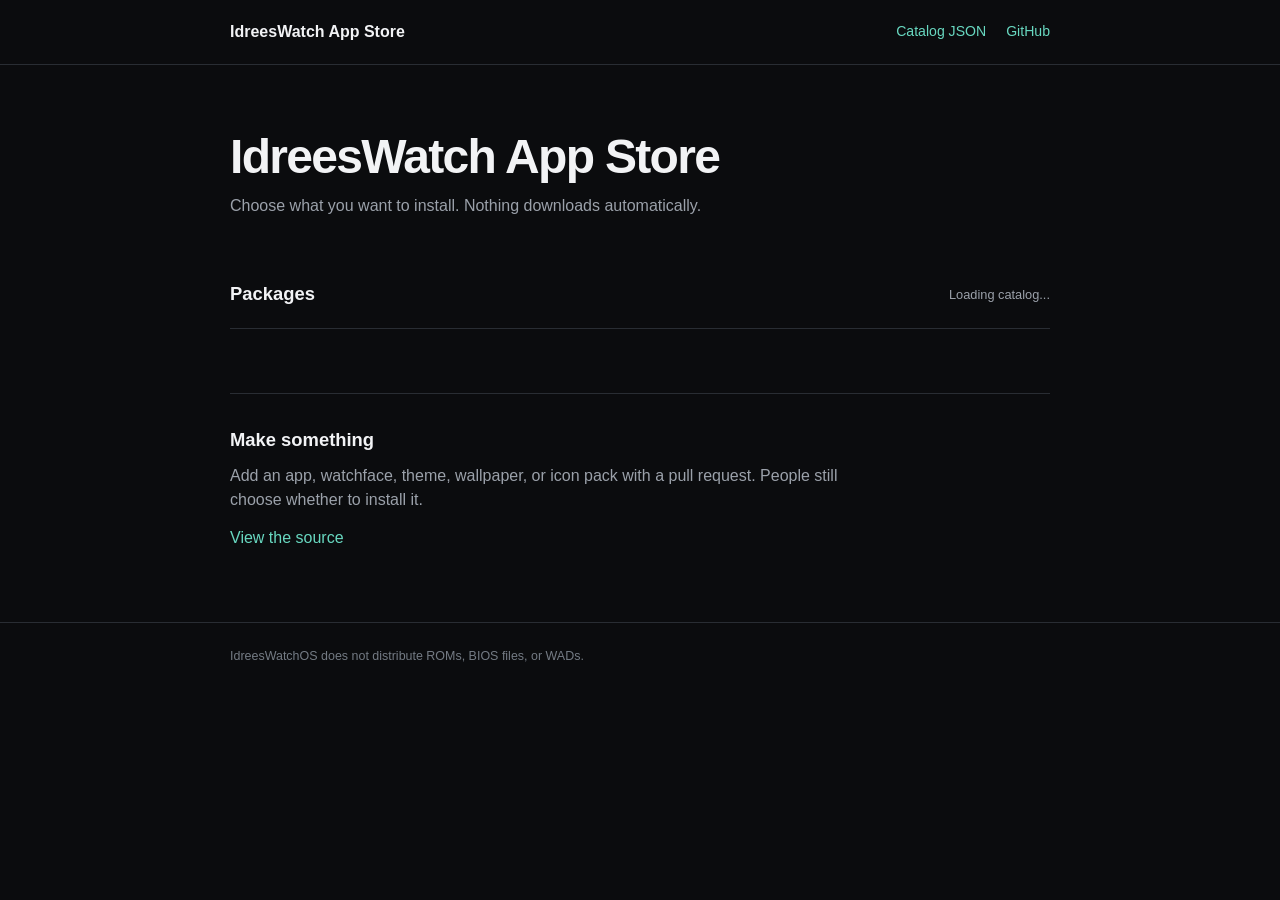
<file: index.html>
<!doctype html><html lang="en"><head><meta charset="utf-8"><meta http-equiv="refresh" content="0;url=/app-store/"><title>IdreesWatch App Store</title></head><body><a href="/app-store/">Open the IdreesWatch App Store</a></body></html>
</file>
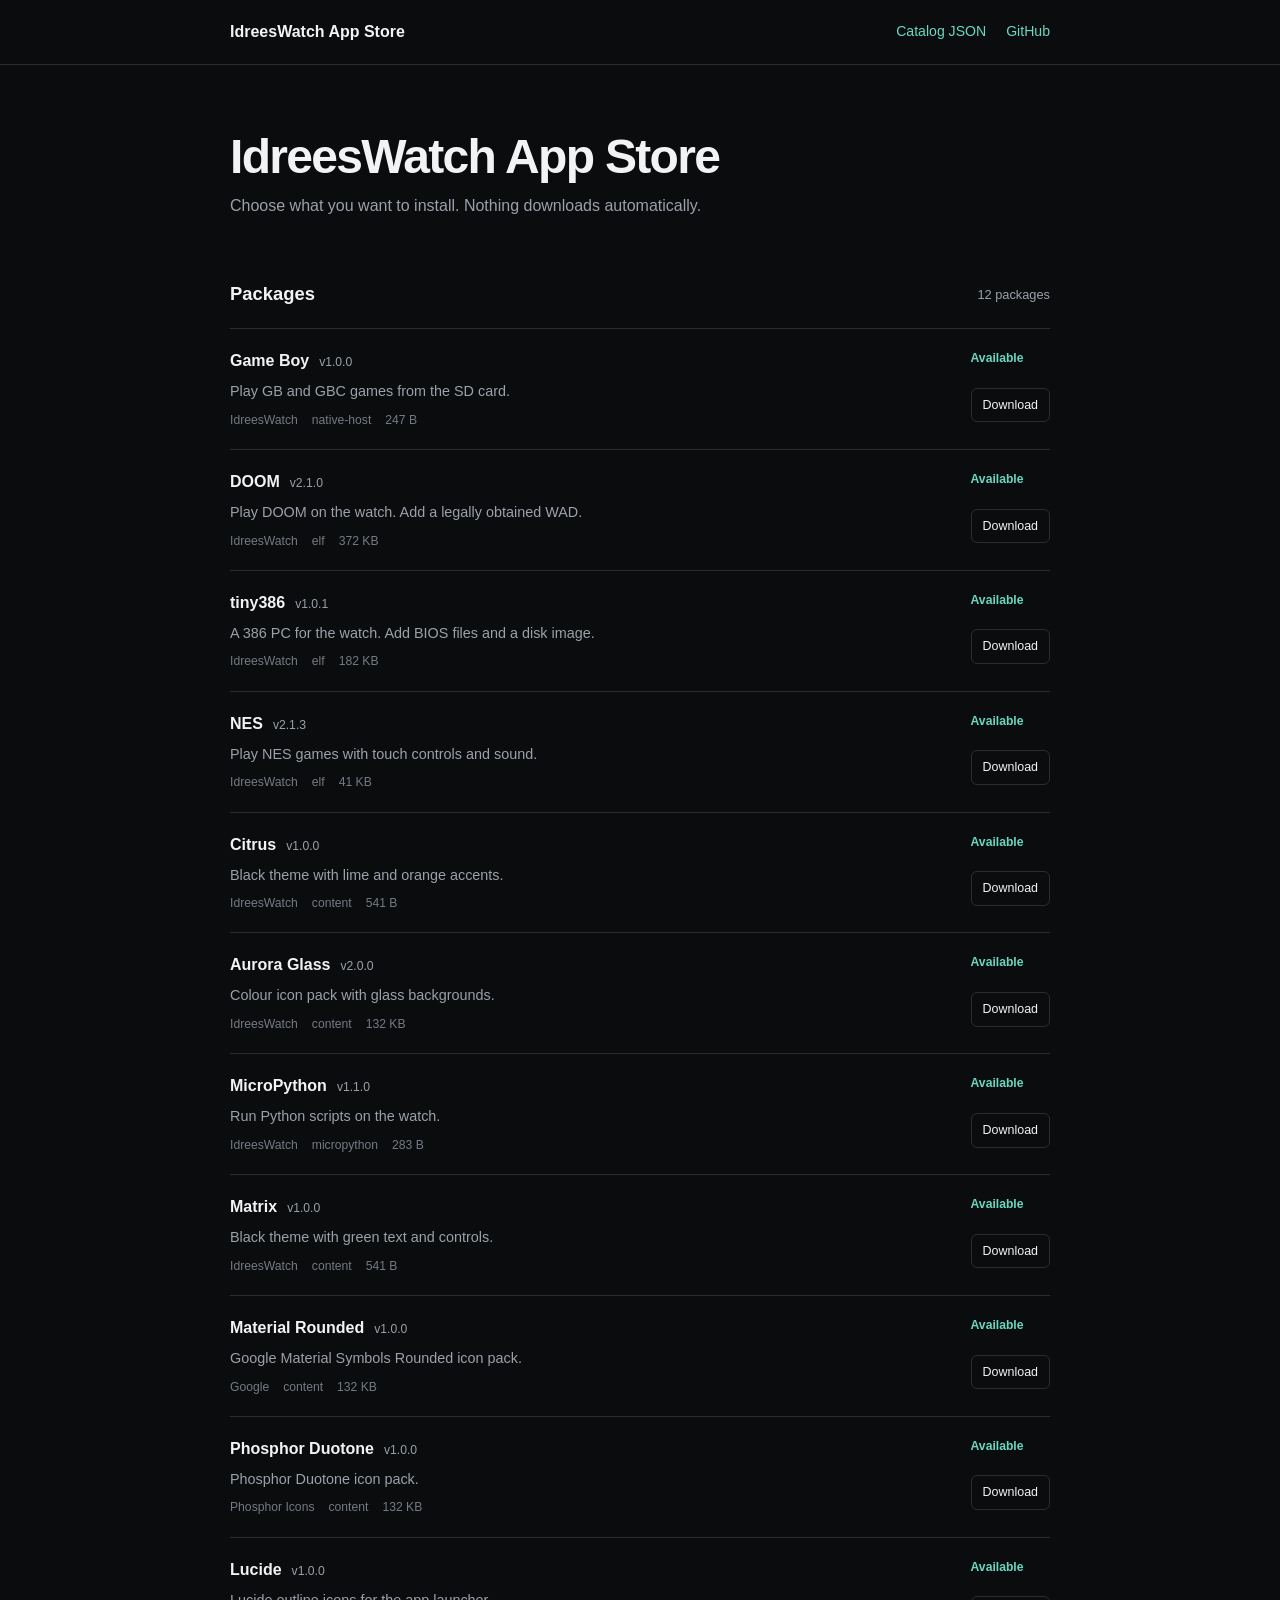
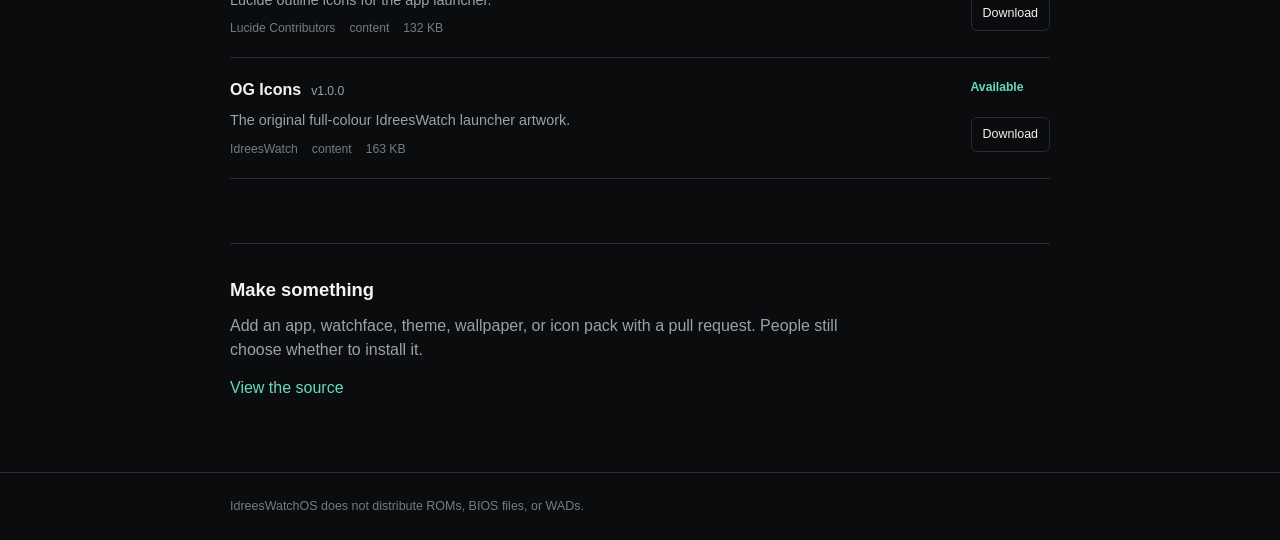
<file: app-store/index.html>
<!doctype html>
<html lang="en">
  <head>
    <meta charset="utf-8">
    <meta name="viewport" content="width=device-width, initial-scale=1">
    <meta name="theme-color" content="#0b0c0e">
    <meta
      name="description"
      content="Packages for IdreesWatchOS."
    >
    <title>IdreesWatch App Store</title>
    <link rel="stylesheet" href="./styles.css">
    <script src="./app.js" defer></script>
  </head>
  <body>
    <header>
      <div class="shell header-row">
        <a class="brand" href="./">IdreesWatch App Store</a>
        <nav aria-label="Primary navigation">
          <a href="./v1/catalog.json">Catalog JSON</a>
          <a href="https://github.com/IdreesWatch/app-store">GitHub</a>
        </nav>
      </div>
    </header>

    <main class="shell">
      <section class="intro" aria-labelledby="page-title">
        <h1 id="page-title">IdreesWatch App Store</h1>
        <p>
          Choose what you want to install. Nothing downloads automatically.
        </p>
      </section>

      <section aria-labelledby="catalog-title">
        <div class="section-row">
          <h2 id="catalog-title">Packages</h2>
          <p id="catalog-status" role="status">Loading catalog...</p>
        </div>
        <div class="app-list" id="app-grid" aria-live="polite"></div>
      </section>

      <section class="developers" aria-labelledby="developers-title">
        <h2 id="developers-title">Make something</h2>
        <p>
          Add an app, watchface, theme, wallpaper, or icon pack with a pull
          request. People still choose whether to install it.
        </p>
        <a href="https://github.com/IdreesWatch/app-store">
          View the source
        </a>
      </section>
    </main>

    <footer>
      <div class="shell">
        IdreesWatchOS does not distribute ROMs, BIOS files, or WADs.
      </div>
    </footer>
  </body>
</html>
</file>
<file: app-store/styles.css>
:root {
  color-scheme: dark;
  --background: #0b0c0e;
  --surface: #121418;
  --line: #292d33;
  --text: #f2f3f5;
  --muted: #9ba1aa;
  --accent: #68d8c0;
  --warning: #e7b96a;
  --shell: min(820px, calc(100% - 32px));
  font-family:
    Inter, ui-sans-serif, -apple-system, BlinkMacSystemFont, "Segoe UI",
    sans-serif;
  background: var(--background);
  color: var(--text);
}

* {
  box-sizing: border-box;
}

body {
  min-width: 320px;
  margin: 0;
  background: var(--background);
  line-height: 1.5;
}

a {
  color: var(--accent);
  text-decoration: none;
}

a:hover,
a:focus-visible {
  text-decoration: underline;
}

.shell {
  width: var(--shell);
  margin-inline: auto;
}

header {
  border-bottom: 1px solid var(--line);
}

.header-row {
  min-height: 64px;
  display: flex;
  align-items: center;
  justify-content: space-between;
  gap: 24px;
}

.brand {
  color: var(--text);
  font-weight: 700;
}

nav {
  display: flex;
  gap: 20px;
  font-size: 0.88rem;
}

main {
  padding-block: 64px 72px;
}

.intro {
  margin-bottom: 56px;
}

h1,
h2,
h3,
p {
  margin-top: 0;
}

h1 {
  margin-bottom: 10px;
  font-size: clamp(2rem, 7vw, 3rem);
  line-height: 1.15;
  letter-spacing: -0.035em;
}

h2 {
  margin-bottom: 0;
  font-size: 1.15rem;
}

.intro p,
.developers p {
  max-width: 640px;
  margin-bottom: 0;
  color: var(--muted);
}

.section-row {
  min-height: 40px;
  margin-bottom: 14px;
  display: flex;
  align-items: center;
  justify-content: space-between;
  gap: 20px;
}

#catalog-status {
  margin: 0;
  color: var(--muted);
  font-size: 0.8rem;
}

.app-list {
  border-top: 1px solid var(--line);
}

.app-card {
  padding: 20px 0;
  display: grid;
  grid-template-columns: minmax(0, 1fr) auto;
  gap: 8px 24px;
  border-bottom: 1px solid var(--line);
}

.app-heading {
  min-width: 0;
  display: flex;
  align-items: baseline;
  gap: 10px;
}

.app-title {
  margin: 0;
  font-size: 1rem;
}

.app-version {
  color: var(--muted);
  font-size: 0.76rem;
}

.app-summary {
  max-width: 610px;
  margin: 0;
  color: var(--muted);
  font-size: 0.9rem;
}

.availability {
  align-self: start;
  color: var(--accent);
  font-size: 0.76rem;
  font-weight: 650;
}

.availability.pending {
  color: var(--warning);
}

.app-meta {
  display: flex;
  flex-wrap: wrap;
  gap: 8px 14px;
  color: #747b84;
  font-size: 0.76rem;
}

.package-action {
  grid-column: 2;
  grid-row: 2 / 4;
  align-self: center;
  padding: 7px 11px;
  border: 1px solid var(--line);
  border-radius: 6px;
  color: var(--text);
  font-size: 0.78rem;
}

.developers {
  margin-top: 64px;
  padding-top: 32px;
  border-top: 1px solid var(--line);
}

.developers h2 {
  margin-bottom: 10px;
}

.developers p {
  margin-bottom: 14px;
}

footer {
  padding-block: 24px;
  border-top: 1px solid var(--line);
  color: #747b84;
  font-size: 0.78rem;
}

@media (max-width: 560px) {
  .header-row,
  .section-row {
    align-items: flex-start;
    flex-direction: column;
  }

  .header-row {
    padding-block: 16px;
    gap: 8px;
  }

  main {
    padding-block: 44px 56px;
  }

  .app-card {
    grid-template-columns: 1fr;
  }

  .availability,
  .package-action {
    grid-column: 1;
    grid-row: auto;
    justify-self: start;
  }
}
</file>
